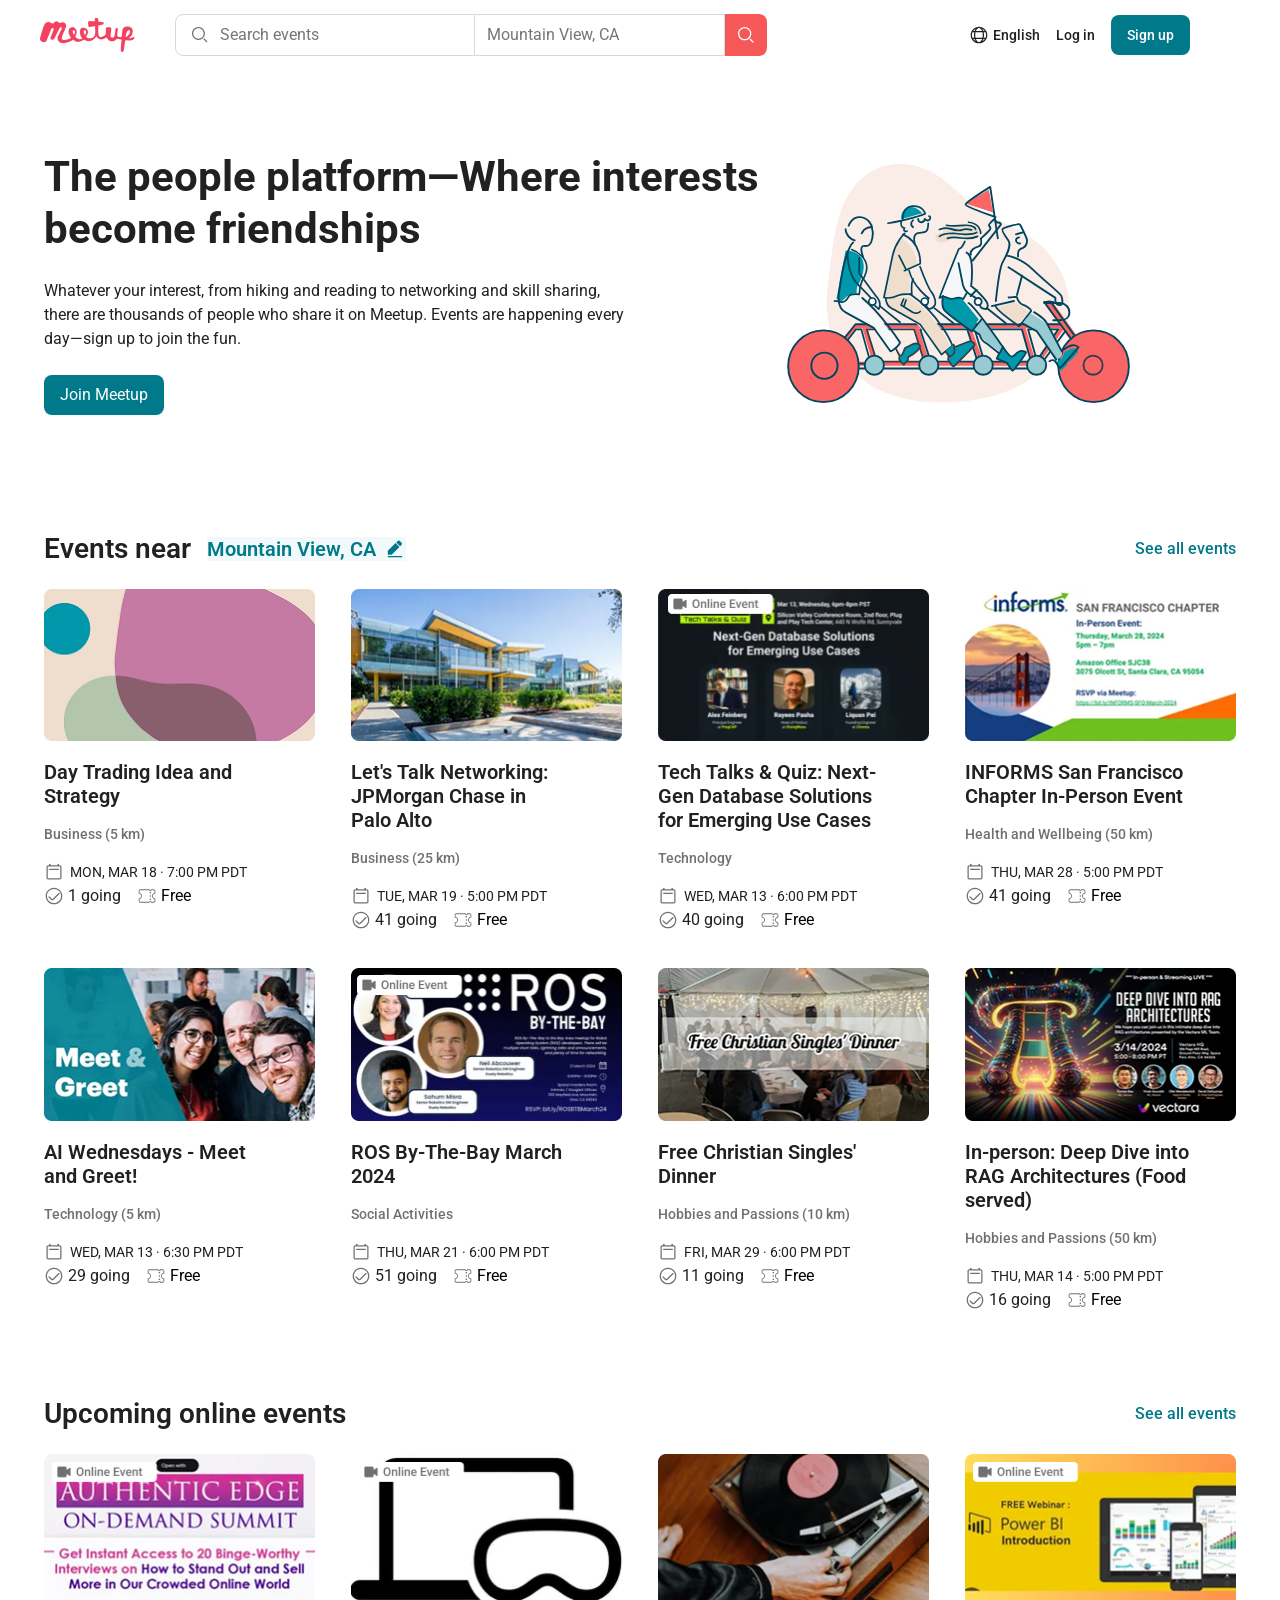
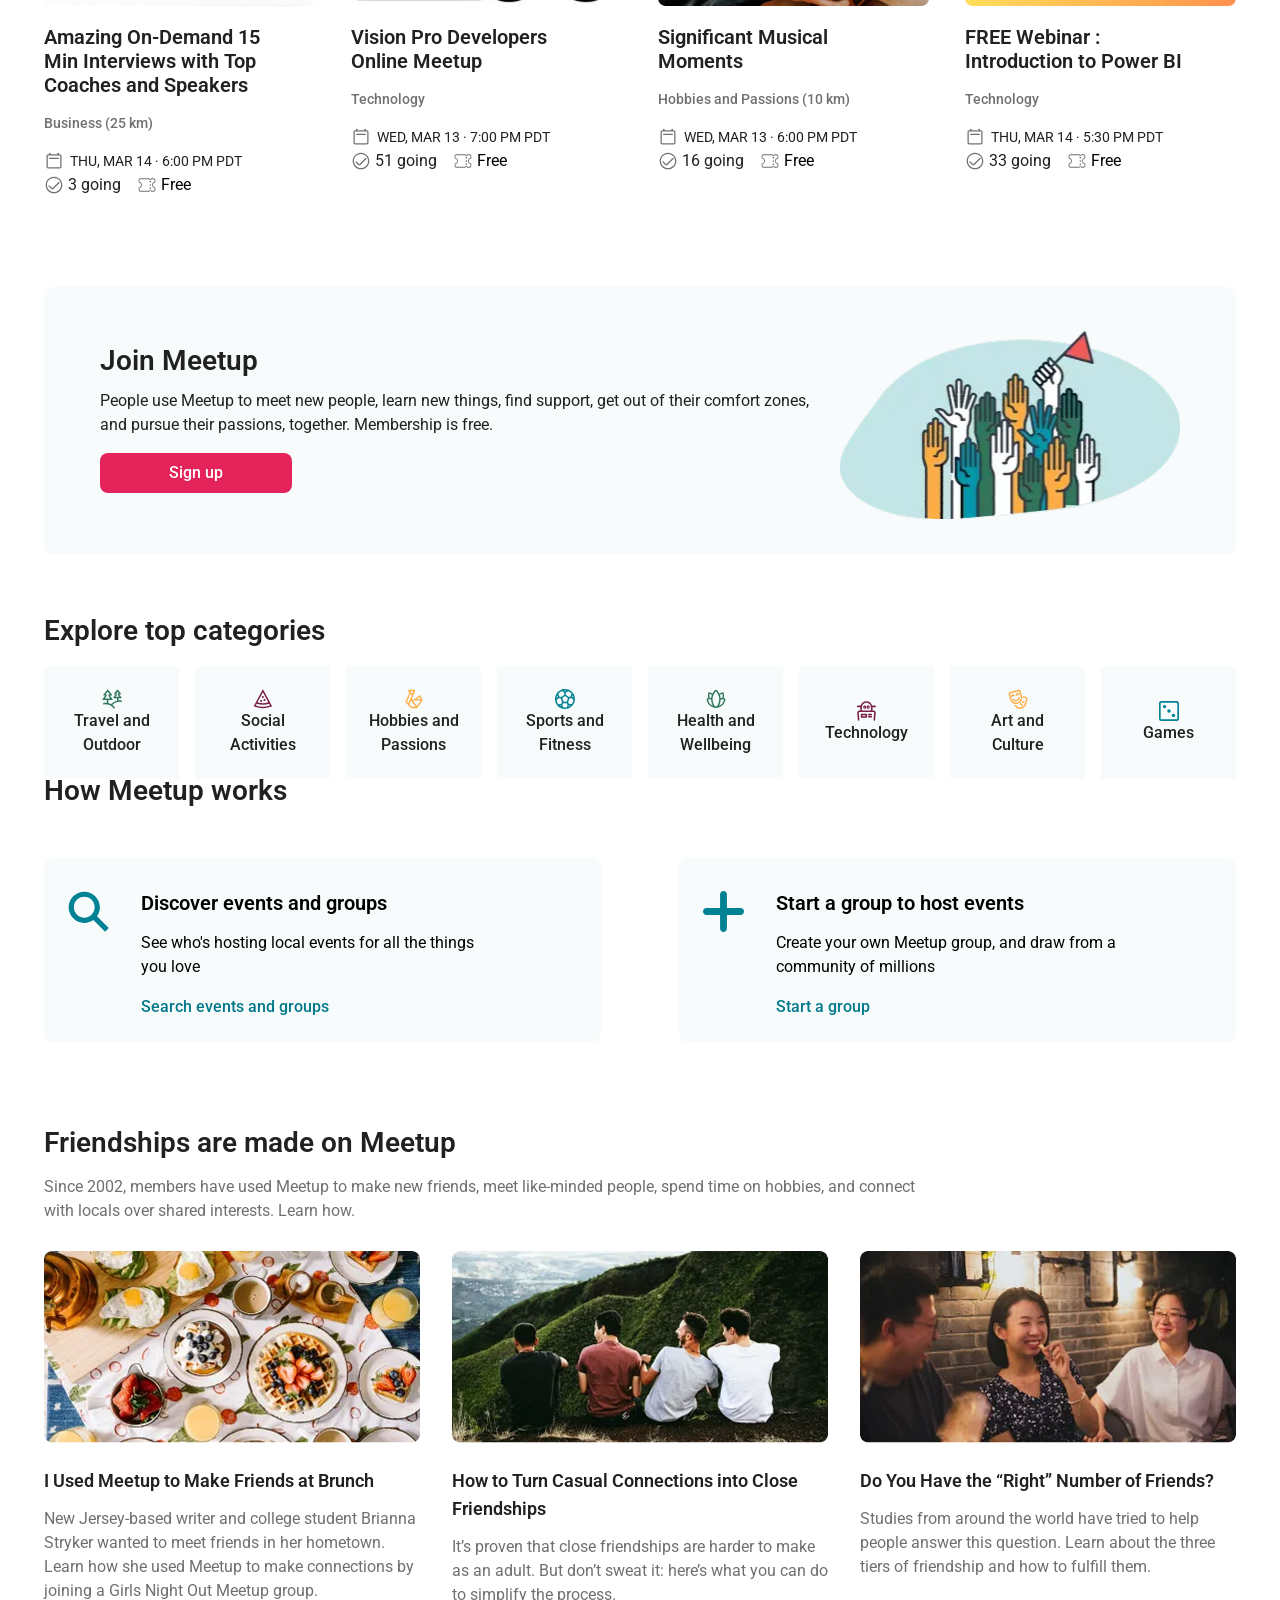
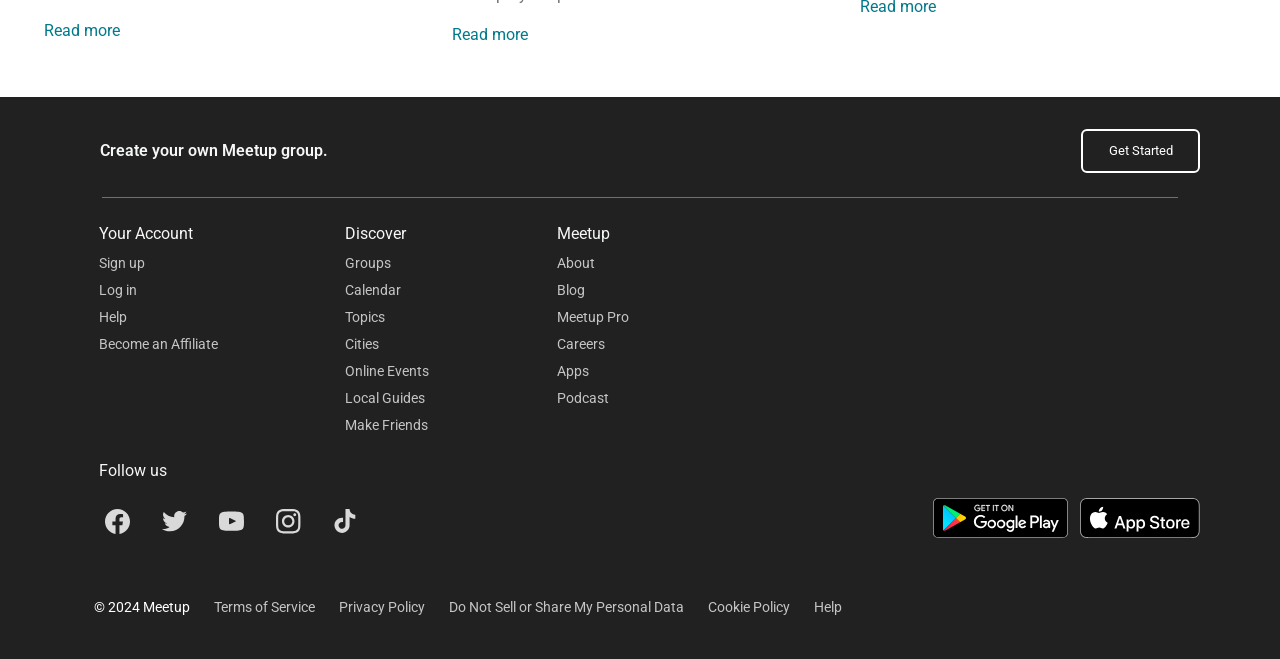
<file: index.html>
<!doctype html>
<html lang="en">
  <head>
    <meta charset="UTF-8" />
    <meta name="viewport" content="width=device-width, initial-scale=1.0" />
    <title>Document</title>
    <link rel="stylesheet" href="./css/style.css" />
    <link rel="stylesheet" href="./css/index.css" />
    <link rel="preconnect" href="https://fonts.googleapis.com" />
    <link rel="preconnect" href="https://fonts.gstatic.com" crossorigin />
    <link
      href="https://fonts.googleapis.com/css2?family=Roboto:ital,wght@0,100..900;1,100..900&display=swap"
      rel="stylesheet"
    />

  


<body>
    <header class="header">
      <div class="header__container-desc">
        <div class="header__left">
          
            <img src="./assets/logos/SVG.png" alt="Meetup" />
         

          <form class="search-form">
            <div class="search-form__field">
              <img
                class="search-form__icon"
                src="./assets/icons/features/search_gray.svg"
                alt=""
              />
              <input type="text" placeholder="Search events" />
            </div>

            <div class="search-form__location">
              <input type="text" placeholder="Mountain View, CA" />
            </div>

            <button class="search-form__button" type="submit">
              <img src="./assets/icons/features/Vector.svg" alt="Search" />
            </button>
          </form>
        </div>

        <div class="header__right">
          <a href="#" class="header__language">
            <img src="./assets/icons/ui/globus.svg" alt="" />
            <span>English</span>
          </a>

          <a href="#" class="login">Log in</a>
          
            <button class="sign" type="submit">Sign up</button>
          </a>
        </div>
      </div>
      <div class="header__container-mob">
        <div class="header__left">
         
            <img src="./assets/logos/SVG.png" alt="Meetup" />
         
          <div class="header__links">
          <a href="#" class="header__language">
            <img src="./assets/icons/ui/globus.svg" alt="" />
            <span>English</span>
          </a>

          <a href="#" class="login">Log in</a>
          
            <button class="sign" type="submit">Sign up</button>
          </a>
          </div>
        </div>
        <div class="header__right">
          <form class="search-form">
            <div class="search-form__field">
              <img
                class="search-form__icon"
                src="./assets/icons/features/search_gray.svg"
                alt=""
              />
              <input type="text" placeholder="Search events" />
            </div>

            <div class="search-form__location">
              <input type="text" placeholder="Mountain View, CA" />
            </div>

            <button class="search-form__button" type="submit">
              <img src="./assets/icons/features/Vector.svg" alt="Search" />
            </button>
          </form>
        </div>
      </div>
    </header>


<div > 
  <ul>
    <li style="font-style: 1em;">

    </li>
  </ul>
</div>

    <main>
      <section class="hero">
        <div class="container hero__container">
          <div class="hero__content">
            <h1 class="title__hero">
              The people platform—Where interests become friendships
            </h1>

            <p class="content__text">
              Whatever your interest, from hiking and reading to networking and
              skill sharing, there are thousands of people who share it on
              Meetup. Events are happening every day—sign up to join the fun.
            </p>
            <a href="./events.html" class="btn__content">
              Join Meetup
            </a>
            <!-- <button class="btn__content">Join Meetup
              <a href="./events.html"></a>
            </button> -->
          </div>

          <div class="hero__image">
            <svg  width="379" height="269" viewBox="0 0 379 269" fill="none" xmlns="http://www.w3.org/2000/svg">
              
             <style>
#bike {
  animation: bike-float 3s ease-in-out infinite;
  transform-origin: center;
}

#flag {
  animation: flag-wave 1.5s ease-in-out infinite;
  transform-origin: left center;
  transform-box: fill-box;
}

@keyframes bike-float {
  0%,100% {
    transform: translateY(0);
  }

  50% {
    transform: translateY(-6px);
  }
}

@keyframes flag-wave {
  0%,100% {
    transform: rotate(-3deg);
  }

  50% {
    transform: rotate(6deg);
  }
}
</style> 
<g id="bike"> 
<mask id="mask0_2_1954" style="mask-type:luminance" maskUnits="userSpaceOnUse" x="0" y="0" width="379" height="269">
<path d="M0 0H378.842V269H0V0Z" fill="white"/>
</mask>
<g mask="url(#mask0_2_1954)">
<g style="mix-blend-mode:multiply" opacity="0.212">
<path fill-rule="evenodd" clip-rule="evenodd" d="M300.165 196.605C292.143 210.184 283.104 219.804 271.933 227.628C263.756 233.357 254.989 237.887 245.69 241.279C236.165 244.751 226.278 247.171 216.199 248.701C201.563 250.923 186.864 251.752 172.038 251.097C155.551 250.37 139.577 247.228 124.376 240.804C118.795 238.444 113.214 235.789 108.389 231.886C104.739 228.933 100.584 226.519 97.2901 223.232C92.4981 218.452 87.9331 213.353 83.8861 207.936C75.7441 197.045 71.0901 184.633 69.4211 171.22C68.5061 163.881 67.5621 156.476 67.6091 149.113C67.6601 141.475 68.8081 133.844 69.6341 126.227C70.3311 119.776 71.1391 113.335 72.1091 106.921C73.5281 97.543 74.5701 88.056 76.7991 78.868C79.6371 67.167 82.5601 55.369 88.8211 44.851C94.8891 34.654 102.702 25.958 113.095 20.099C122.194 14.97 132.206 12.781 142.828 12.931C154.563 13.095 165.2 16.862 175.117 22.542C182.361 26.691 189.004 31.885 195.168 37.616C200.247 42.336 205.262 47.176 210.744 51.394C216.515 55.835 222.282 60.376 228.895 63.627L256.969 77.593C265.138 81.786 272.611 87.047 279.748 92.828C285.603 97.569 290.608 103.085 294.769 109.258C302.592 120.866 308.374 133.271 309.508 147.506C310.183 155.97 310.58 164.366 308.696 172.676C307.779 176.725 306.675 180.763 305.24 184.65C303.493 189.383 301.308 193.951 300.165 196.606V196.605Z" fill="#E6A386"/>
</g>
</g>
<g id="bike">
<path d="M304.349 175.292H96.4616L65.4326 212.674H277.791L304.349 175.292Z" stroke="#FA6666" stroke-width="3.934" stroke-linejoin="round"/>
<path d="M104.748 175.292L115.837 211.664M157.169 175.292L169.266 214.695M209.589 175.292L223.702 214.695M264.026 175.292L275.115 212.674" stroke="#FA6666" stroke-width="3.934" stroke-linecap="round" stroke-linejoin="round"/>
<path d="M290.235 153.065L334.591 214.695" stroke="#FA6666" stroke-width="7.868" stroke-linecap="round" stroke-linejoin="round"/>
<path d="M294.248 169.23H300.548C305.987 169.23 310.397 166.655 310.397 161.391C310.397 156.127 305.987 152.054 300.548 152.054H285.195" stroke="#00455D" stroke-width="1.868" stroke-linecap="round" stroke-linejoin="round"/>
<path d="M294.074 151.044H291.758H285.195L330.174 212.544C330.174 212.544 332.298 217.076 334.614 215.287C336.93 213.498 334.807 210.816 331.911 207.367C329.015 203.918 292.11 151.444 292.11 151.444" stroke="#00455D" stroke-width="1.868" stroke-linecap="round" stroke-linejoin="round"/>
<path d="M306.366 180.036L278.846 217.47H66.2306C62.0436 216.894 63.7676 214.281 63.7676 214.281L96.5296 173.271H301.546" stroke="#00455D" stroke-width="1.868" stroke-linecap="round" stroke-linejoin="round"/>
<path d="M299.308 178.323H269.065L277.868 209.643L299.308 178.323ZM215.637 178.323L225.37 210.654H272.09L262.843 178.323H215.637ZM161.2 178.323L171.625 210.397L218.661 210.654L208.236 178.323H161.2Z" stroke="#00455D" stroke-width="1.868" stroke-linejoin="round"/>
<path d="M107.772 178.323L117.884 210.654H165.233L155.122 178.323H107.772Z" stroke="#353E48" stroke-width="1.868" stroke-linejoin="round"/>
<path d="M70.4727 212.674L97.0467 178.323H102.304L111.805 212.674H70.4727Z" stroke="#00455D" stroke-width="1.705" stroke-linejoin="round"/>
<path fill-rule="evenodd" clip-rule="evenodd" d="M99.7076 215.2C99.7076 235.009 83.9106 251.067 64.4246 251.067C44.9386 251.067 29.1416 235.009 29.1416 215.2C29.1416 195.391 44.9386 179.333 64.4246 179.333C83.9106 179.333 99.7076 195.391 99.7076 215.2ZM369.875 215.2C369.875 235.009 354.078 251.067 334.592 251.067C315.106 251.067 299.309 235.009 299.309 215.2C299.309 195.391 315.106 179.333 334.592 179.333C354.078 179.333 369.875 195.391 369.875 215.2Z" fill="#FA6666" stroke="#00455D" stroke-width="1.868" stroke-linejoin="round"/>
<path d="M78.5372 214.695C78.5372 221.949 72.6701 227.829 65.4321 227.829C58.1941 227.829 52.3271 221.949 52.3271 214.695C52.3271 207.441 58.1951 201.561 65.4321 201.561C72.6691 201.561 78.5372 207.441 78.5372 214.695Z" stroke="#00455D" stroke-width="1.868" stroke-linejoin="round"/>
<path d="M124.91 214.19C124.912 216.732 123.905 219.172 122.109 220.972C120.313 222.771 117.876 223.784 115.333 223.788C112.788 223.788 110.347 222.777 108.547 220.977C106.747 219.177 105.735 216.735 105.735 214.19C105.735 211.644 106.747 209.203 108.547 207.403C110.347 205.603 112.788 204.592 115.333 204.592C117.876 204.595 120.313 205.608 122.109 207.408C123.905 209.208 124.912 211.647 124.91 214.19Z" fill="#97CAD1"/>
<path d="M124.91 214.19C124.912 216.732 123.905 219.172 122.109 220.972C120.313 222.771 117.876 223.784 115.333 223.788C112.788 223.788 110.347 222.777 108.547 220.977C106.747 219.177 105.735 216.735 105.735 214.19C105.735 211.644 106.747 209.203 108.547 207.403C110.347 205.603 112.788 204.592 115.333 204.592C117.876 204.595 120.313 205.608 122.109 207.408C123.905 209.208 124.912 211.647 124.91 214.19V214.19Z" stroke="#00455D" stroke-width="1.868" stroke-linejoin="round"/>
<path d="M179.347 214.19C179.349 216.732 178.341 219.172 176.545 220.972C174.75 222.771 172.312 223.784 169.77 223.788C167.224 223.788 164.783 222.777 162.983 220.977C161.183 219.177 160.172 216.735 160.172 214.19C160.172 211.644 161.183 209.203 162.983 207.403C164.783 205.603 167.224 204.592 169.77 204.592C172.312 204.595 174.75 205.608 176.545 207.408C178.341 209.208 179.349 211.647 179.347 214.19Z" fill="#97CAD1"/>
<path d="M179.347 214.19C179.349 216.732 178.341 219.172 176.545 220.972C174.75 222.771 172.312 223.784 169.77 223.788C167.224 223.788 164.783 222.777 162.983 220.977C161.183 219.177 160.172 216.735 160.172 214.19C160.172 211.644 161.183 209.203 162.983 207.403C164.783 205.603 167.224 204.592 169.77 204.592C172.312 204.595 174.75 205.608 176.545 207.408C178.341 209.208 179.349 211.647 179.347 214.19V214.19Z" stroke="#00455D" stroke-width="1.868" stroke-linejoin="round"/>
<path d="M233.783 214.19C233.785 216.732 232.777 219.172 230.981 220.972C229.186 222.771 226.748 223.784 224.206 223.788C218.917 223.788 214.63 219.491 214.63 214.19C214.63 208.889 218.917 204.592 224.206 204.592C226.748 204.595 229.186 205.608 230.981 207.408C232.777 209.208 233.785 211.647 233.783 214.19Z" fill="#97CAD1"/>
<path d="M233.783 214.19C233.785 216.732 232.777 219.172 230.981 220.972C229.186 222.771 226.748 223.784 224.206 223.788C218.917 223.788 214.63 219.491 214.63 214.19C214.63 208.889 218.917 204.592 224.206 204.592C226.748 204.595 229.186 205.608 230.981 207.408C232.777 209.208 233.785 211.647 233.783 214.19V214.19Z" stroke="#00455D" stroke-width="1.868" stroke-linejoin="round"/>
<path d="M287.212 214.19C287.214 216.732 286.207 219.172 284.411 220.972C282.615 222.771 280.178 223.784 277.635 223.788C275.09 223.788 272.648 222.777 270.848 220.977C269.048 219.177 268.037 216.735 268.037 214.19C268.037 211.644 269.048 209.203 270.848 207.403C272.648 205.603 275.09 204.592 277.635 204.592C280.178 204.595 282.615 205.608 284.411 207.408C286.207 209.208 287.214 211.647 287.212 214.19Z" fill="#97CAD1"/>
<path d="M287.212 214.19C287.214 216.732 286.207 219.172 284.411 220.972C282.615 222.771 280.178 223.784 277.635 223.788C275.09 223.788 272.648 222.777 270.848 220.977C269.048 219.177 268.037 216.735 268.037 214.19C268.037 211.644 269.048 209.203 270.848 207.403C272.648 205.603 275.09 204.592 277.635 204.592C280.178 204.595 282.615 205.608 284.411 207.408C286.207 209.208 287.214 211.647 287.212 214.19V214.19Z" stroke="#00455D" stroke-width="1.868" stroke-linejoin="round"/>
<path d="M343.665 214.19C343.667 216.732 342.66 219.172 340.864 220.972C339.068 222.771 336.631 223.784 334.088 223.788C331.543 223.788 329.101 222.777 327.301 220.977C325.501 219.177 324.49 216.735 324.49 214.19C324.49 211.644 325.501 209.203 327.301 207.403C329.101 205.603 331.543 204.592 334.088 204.592C336.631 204.595 339.068 205.608 340.864 207.408C342.66 209.208 343.667 211.647 343.665 214.19V214.19Z" stroke="#353E48" stroke-width="1.868" stroke-linejoin="round"/>
<path fill-rule="evenodd" clip-rule="evenodd" d="M86.6393 99.5176L77.5303 147.587C77.5303 147.587 81.5783 151.086 83.3133 149.717C85.0483 148.348 90.1093 142.415 95.7473 142.567L97.7713 142.719C97.7713 142.719 96.8873 136.635 99.6423 132.68C102.397 128.725 114.833 101.039 86.6393 99.5176Z" fill="#0098AB"/>
<path fill-rule="evenodd" clip-rule="evenodd" d="M102.728 169.372C115.912 177.413 114.863 174.742 116.511 178.411C118.159 182.08 132.092 200.551 132.092 200.551L140.032 193.373C140.032 193.373 120.256 161.896 97.4847 144.403C97.4847 144.403 91.7917 142.759 89.6937 145.898C87.5957 149.037 83.8507 152.178 80.5547 151.43C80.5547 151.43 81.0047 158.757 102.728 169.372Z" fill="#F6F7F8"/>
<path fill-rule="evenodd" clip-rule="evenodd" d="M125.918 148.014C125.918 148.014 134.132 144.639 139.509 144.946C144.886 145.253 149.067 144.178 149.067 144.178C149.067 144.178 152.95 123.766 148.32 119.93L158.177 114.251C158.177 114.251 157.132 93.9936 142.048 87.3936C142.048 87.3936 134.431 89.8496 129.204 123.613L125.918 148.014ZM126.926 149.695C126.926 149.695 127.078 154.468 129.671 156.777C132.264 159.086 156.647 171.711 156.647 171.711C156.647 171.711 171.768 187.724 174.972 192.805C178.176 197.886 182.445 203.582 182.445 203.582L191.444 195.68C191.444 195.68 178.174 163.09 149.652 146C149.652 146 139.585 145.846 134.857 147.077C130.129 148.308 126.926 149.695 126.926 149.695Z" fill="#EFDECC"/>
<path fill-rule="evenodd" clip-rule="evenodd" d="M184.186 146.68C184.186 146.68 182.37 153.625 184.186 156.941C186.002 160.257 212.562 180.344 212.562 180.344L219.67 168.252L203.023 147.775C203.023 147.775 199.282 145.389 197.411 146.68C195.54 147.971 190.151 147.159 189.011 146.297C187.871 145.435 184.186 146.68 184.186 146.68Z" fill="#0098AB"/>
<path fill-rule="evenodd" clip-rule="evenodd" d="M201.758 97.4971C201.758 97.4971 211.04 103.264 211.306 118.261C211.572 133.258 212.917 135.95 212.917 135.95L215.638 139.656L211.306 144.024L206.183 141.525L204.644 149.023C204.644 149.023 202.142 145.615 198.487 145.781C194.832 145.947 192.522 147.538 188.289 145.781C184.056 144.024 181.363 144.863 181.363 144.863L201.758 97.4971Z" fill="#F6F7F8"/>
<path fill-rule="evenodd" clip-rule="evenodd" d="M224.903 85.373L221.383 88.394C221.383 88.394 222.77 91.307 221.49 93.142C220.356 94.767 219.25 97.214 217.117 97.498C214.984 97.782 213.384 99.509 212.744 101.882C212.104 104.255 214.024 107.601 214.024 107.601L228.743 87.748L224.903 85.373Z" fill="white"/>
<path fill-rule="evenodd" clip-rule="evenodd" d="M220.602 83.37C220.602 83.37 218.491 91.746 199.369 87.725C196.437 86.724 188.225 89.631 186.348 90.749C184.471 91.867 177.667 92.08 176.494 87.725C175.321 83.37 180.504 82.363 181.607 82.363C182.71 82.363 186.23 79.68 183.767 76.772C182.36 75.43 188.108 73.865 193.621 74.983C199.134 76.101 207.346 73.326 212.86 74.602C218.374 75.878 221.188 81.021 220.602 83.37Z" fill="#EFDECC"/>
<path fill-rule="evenodd" clip-rule="evenodd" d="M229.704 38.8984L206.565 52.3484L233.783 61.1254L229.704 38.8984Z" fill="#FA6666"/>
<path
  id="flag"
  fill-rule="evenodd"
  clip-rule="evenodd"
  d="M229.704 38.8984L206.565 52.3484L233.783 61.1254L229.704 38.8984Z"
  fill="#FA6666"
/>
<path fill-rule="evenodd" clip-rule="evenodd" d="M237.816 156.733C237.816 156.733 253.03 170.416 258.752 173.272L270.074 161.088L256.455 151.045L237.816 156.733Z" fill="#EFDECC"/>
<path fill-rule="evenodd" clip-rule="evenodd" d="M142.08 68.1972C142.08 68.1972 141.165 58.9672 149.034 56.5242C156.903 54.0812 163.217 62.3612 163.217 62.3612L142.08 68.1972ZM297.293 211.672L301.728 219.747C301.728 219.747 308.18 214.595 308.314 212.646C308.448 210.697 310.465 209.862 311.002 209.862C311.539 209.862 319.471 200.396 319.471 200.396C319.471 200.396 316.782 196.915 313.69 197.611C310.598 198.307 305.626 201.091 305.626 201.091C305.626 201.091 304.013 208.1 300.518 208.632L297.293 211.672Z" fill="#0098AB"/>
<path d="M227.735 157.106L246.888 172.261" stroke="#00455D" stroke-width="1.868" stroke-linecap="round" stroke-linejoin="round"/>
<path d="M205.861 90.4238C205.861 90.4238 202.78 97.6488 199.87 97.8268C197.473 102.88 180.355 147.007 180.355 147.007C180.355 147.007 184.292 144.884 186.86 146.132C189.428 147.38 191.653 148.763 195.077 147.536C198.501 146.309 202.608 146.865 204.321 148.013L207.573 142.21" stroke="#00455D" stroke-width="1.705" stroke-linecap="round" stroke-linejoin="round"/>
<path d="M199.509 112.103L203.907 133.923C204.824 136.993 207.389 141.558 212.337 144.061C217.285 146.564 221.133 151.548 221.133 154.382C221.133 157.216 226.998 158.116 226.998 158.116C226.998 158.116 232.129 155.017 224.798 147.088C217.467 139.159 212.154 135.109 212.154 135.109C212.154 135.109 216.003 105.063 207.573 101.538M213.655 109.621L241.848 73.6773C241.848 73.6773 242.029 70.9583 238.21 71.5223L235.117 68.1973C235.117 68.1973 229.489 73.2253 229.939 74.4233C230.389 75.6213 232.753 76.6793 230.57 79.1553C228.387 81.6313 221.839 87.6413 221.839 87.6413C221.839 87.6413 223.476 94.5353 219.839 95.4193C216.202 96.3033 210.38 99.4543 211.835 103.611" stroke="#00455D" stroke-width="1.868" stroke-linecap="round" stroke-linejoin="round"/>
<path d="M221.686 82.3425C221.686 82.3425 221.686 72.1695 209.589 71.2285M216.646 78.3015C216.646 78.3015 215.933 73.4645 204.881 74.3745C193.829 75.2845 191.511 74.9495 187.411 74.2605M212.613 78.8655C212.613 78.8655 206.685 77.3465 203.372 78.7675C201.279 80.0115 194.479 78.8985 190.643 77.6805C186.807 76.4625 180.355 78.4965 180.355 78.4965M217.654 81.3315C217.654 81.3315 213.794 85.0815 194.144 82.2485C184.674 82.2485 180.355 85.3725 180.355 85.3725M218.662 85.3735C218.662 85.3735 211.495 88.4765 202.23 86.9915C192.965 85.5065 188.419 87.3935 188.419 87.3935" stroke="#00455D" stroke-width="1.705" stroke-linecap="round" stroke-linejoin="round"/>
<path d="M243.636 195.499C243.636 195.499 250.62 205.965 252.948 205.7C255.276 205.435 259.027 199.606 262.002 199.871C264.977 200.136 266.787 200.558 267.046 201.34C267.305 202.122 254.63 220.008 253.594 219.744C252.558 219.48 248.421 212.192 248.421 212.192L237.816 207.622L240.144 202.256" fill="#0098AB"/>
<path d="M243.636 195.499C243.636 195.499 250.62 205.965 252.948 205.7C255.276 205.435 259.027 199.606 262.002 199.871C264.977 200.136 266.787 200.558 267.046 201.34C267.305 202.122 254.63 220.008 253.594 219.744C252.558 219.48 248.421 212.192 248.421 212.192L237.816 207.622L240.144 202.256" stroke="#00455D" stroke-width="1.868" stroke-linecap="round" stroke-linejoin="round"/>
<path d="M222.694 150.539C222.694 152.492 221.115 154.075 219.166 154.075C217.217 154.075 215.638 152.492 215.638 150.539C215.638 148.586 217.217 147.003 219.166 147.003C221.115 147.003 222.694 148.586 222.694 150.539Z" fill="white"/>
<path d="M222.695 150.539C222.695 152.492 221.116 154.075 219.167 154.075C217.218 154.075 215.639 152.492 215.639 150.539C215.639 148.586 217.218 147.003 219.167 147.003C221.116 147.003 222.695 148.586 222.695 150.539Z" stroke="#00455D" stroke-width="1.868" stroke-linejoin="bevel"/>
<path d="M238.824 87.3942L231.224 35.8672C231.224 35.8672 206.565 51.3372 206.565 53.4382C206.565 55.5392 236.641 66.0412 236.641 66.0412M211.605 144.982L217.654 138.92" stroke="#00455D" stroke-width="1.868" stroke-linecap="round" stroke-linejoin="round"/>
<path d="M145.631 82.3418C145.631 82.3418 136.636 90.9098 133.584 104.676L124.91 146.469C124.91 146.469 130.853 148.525 139.046 144.567C143.543 142.666 152.859 143.458 152.859 143.458C152.859 143.458 151.896 132.058 154.144 128.1" stroke="#00455D" stroke-width="1.705" stroke-linecap="round" stroke-linejoin="round"/>
<path d="M145.393 119.724L161.149 112.751C161.149 112.751 163.035 91.9886 144.064 83.3516M140.031 104.569L147.088 118.714M161.076 115.683C161.076 115.683 169.015 136.816 172.55 141.142C176.085 145.468 177.315 152.419 175.47 154.735C173.625 157.051 171.936 159.303 169.323 157.406C166.71 155.509 168.247 154.837 167.018 153.782C165.789 152.727 169.784 147.226 169.784 147.226C169.784 147.226 154.262 136.041 150.112 119.59" stroke="#00455D" stroke-width="1.705" stroke-linecap="round" stroke-linejoin="round"/>
<path d="M169.266 150.539C169.266 152.492 167.686 154.075 165.738 154.075C163.79 154.075 162.209 152.492 162.209 150.539C162.209 148.586 163.789 147.003 165.738 147.003C167.687 147.003 169.266 148.586 169.266 150.539Z" fill="white"/>
<path d="M169.265 150.539C169.265 152.492 167.685 154.075 165.737 154.075C163.789 154.075 162.208 152.492 162.208 150.539C162.208 148.586 163.788 147.003 165.737 147.003C167.686 147.003 169.265 148.586 169.265 150.539Z" stroke="#00455D" stroke-width="1.705" stroke-linejoin="bevel"/>
<path d="M156.028 93.4554C156.028 93.4554 152.735 83.3564 158.916 82.0974C165.097 80.8384 169.121 83.3764 169.265 72.2384M128.941 72.2394C128.941 72.2394 143.697 69.9854 154.354 66.6714C165.011 63.3574 166.24 62.6744 166.24 62.6744C166.24 62.6744 163.824 54.0664 153.351 55.1594C142.878 56.2524 143.806 67.8664 143.806 67.8664" stroke="#00455D" stroke-width="1.705" stroke-linecap="round" stroke-linejoin="bevel"/>
<path d="M142.214 70.218C142.214 70.218 140.927 76.081 145.503 77.113C145.503 77.113 143.111 80.994 148.096 80.218M154.144 69.208C154.144 69.208 149.608 72.984 154.144 76.28" stroke="#00455D" stroke-width="1.705" stroke-linecap="round" stroke-linejoin="round"/>
<path d="M159.185 67.999C159.185 67.999 159.045 71.571 162.401 71.201C165.757 70.831 165.757 67.999 165.757 67.999C165.757 67.999 167.994 70.339 170.091 68.985C172.188 67.631 171.07 65.536 170.091 65.167" stroke="#00455D" stroke-width="1.868" stroke-linecap="round" stroke-linejoin="round"/>
<path d="M126.933 147.271C126.933 147.271 126.518 154.134 132.061 157.054C137.604 159.974 161.166 173.381 161.166 173.381L182.511 203.582L193.46 194.55C193.46 194.55 181.263 163.632 150.995 142.963M175.314 157.107L194.468 172.262" stroke="#00455D" stroke-width="1.705" stroke-linecap="round" stroke-linejoin="round"/>
<path d="M186.403 200.328L189.91 205.127C189.91 205.127 188.752 207.858 189.138 208.769C189.524 209.68 193.783 216.311 194.614 215.66C195.445 215.009 214.995 195.634 215.581 193.943C216.167 192.252 212.102 189.581 209.179 190.722L195.701 196.024L194.614 193.608" fill="#0098AB"/>
<path d="M186.403 200.327L189.91 205.126C189.91 205.126 188.752 207.857 189.138 208.768C189.524 209.679 193.783 216.31 194.614 215.659C195.445 215.008 214.995 195.633 215.581 193.942C216.167 192.251 212.102 189.58 209.179 190.721L195.701 196.023L194.614 193.607" stroke="#353E48" stroke-width="1.705" stroke-linecap="round" stroke-linejoin="round"/>
<path d="M195.045 196.509C195.045 196.509 197.792 204.303 189.428 205.602" stroke="#353E48" stroke-width="1.705" stroke-linecap="round" stroke-linejoin="round"/>
<path d="M144.662 148.013L142.047 154.068L153.586 161.181C156.036 162.557 159.857 162.635 161.201 160.399" stroke="#00455D" stroke-width="1.705" stroke-linecap="round" stroke-linejoin="round"/>
<path d="M147.088 149.022L145.072 155.084" stroke="#00455D" stroke-width="1.705" stroke-linecap="round" stroke-linejoin="round"/>
<path d="M94.1025 91.4346C94.1025 91.4346 85.8086 96.9866 79.9656 141.972C79.0236 148.29 79.0236 157.287 87.0346 161.69L114.651 176.813L131.615 200.55C131.615 200.55 139.344 195.765 141.04 191.553C141.04 191.553 122.756 163.03 103.341 146.949" stroke="#00455D" stroke-width="1.868" stroke-linecap="round" stroke-linejoin="bevel"/>
<path d="M92.6967 98.5068C92.6967 98.5068 115.165 106.653 105.242 126.164C105.242 126.164 100.612 131.744 100.235 143.435C100.235 143.435 91.3827 142.5 89.6877 145.618C87.9927 148.736 84.9117 151.697 81.6767 150.918C78.4417 150.139 76.4377 149.203 75.5137 150.139" stroke="#00455D" stroke-width="1.705" stroke-linecap="round" stroke-linejoin="bevel"/>
<path d="M88.6592 101.538C88.6592 101.538 87.3792 121.936 99.2872 133.932C111.195 145.928 116.404 151.925 116.404 151.925L114.358 153.473L119.753 158.116C119.753 158.116 122.916 152.506 118.637 147.088C114.358 141.67 100.265 122.13 100.265 122.13V106.846" stroke="#00455D" stroke-width="1.705" stroke-linecap="round" stroke-linejoin="round"/>
<path d="M89.6265 74.7053C89.6265 74.7053 92.3625 65.8633 101.064 66.1853C109.765 66.5073 113.027 75.0273 113.027 76.7953C113.027 78.5633 113.959 79.8503 113.803 82.9043C113.647 85.9583 112.79 96.0863 105.994 94.9603C99.1975 93.8343 103.996 105.579 103.996 105.579M86.6025 78.3003C86.6025 78.3003 86.7695 86.4403 95.6755 89.4143M111.805 76.2963C111.805 76.2963 105.547 75.6603 102.732 82.3424" stroke="#00455D" stroke-width="1.868" stroke-linecap="round" stroke-linejoin="bevel"/>
<path d="M116.845 150.539C116.845 152.492 115.266 154.075 113.317 154.075C111.368 154.075 109.789 152.492 109.789 150.539C109.789 148.586 111.369 147.003 113.317 147.003C115.265 147.003 116.845 148.586 116.845 150.539Z" fill="white"/>
<path d="M116.845 150.539C116.845 152.492 115.266 154.075 113.317 154.075C111.368 154.075 109.789 152.492 109.789 150.539C109.789 148.586 111.369 147.003 113.317 147.003C115.265 147.003 116.845 148.586 116.845 150.539Z" stroke="#00455D" stroke-width="1.705" stroke-linejoin="bevel"/>
<path d="M120.878 155.085L141.039 171.251" stroke="#00455D" stroke-width="1.705" stroke-linecap="round" stroke-linejoin="bevel"/>
<path d="M137.007 197.872L140.677 205.33C140.677 205.33 139.418 208.43 141.324 210.182C142.507 211.276 143.618 212.446 144.648 213.685L148.903 209.103C148.903 209.103 149.055 206.226 149.759 205.778C150.463 205.33 158.467 201.693 161.201 195.36C161.201 195.36 159.822 189.431 151.03 194.551C147.343 196.303 145.783 197.246 145.783 197.246C145.783 197.246 143.797 203.444 142.237 204.387" fill="#0098AB"/>
<path d="M137.007 197.872L140.677 205.33C140.677 205.33 139.418 208.43 141.324 210.182C142.507 211.276 143.618 212.446 144.648 213.685L148.903 209.103C148.903 209.103 149.055 206.226 149.759 205.778C150.463 205.33 158.467 201.693 161.201 195.36C161.201 195.36 159.822 189.431 151.03 194.551C147.343 196.303 145.783 197.246 145.783 197.246C145.783 197.246 143.797 203.444 142.237 204.387" stroke="#353E48" stroke-width="1.705" stroke-linecap="round" stroke-linejoin="round"/>
<path d="M303.293 200.55C303.293 200.55 304.183 206.275 298.301 206.612" stroke="#353E48" stroke-width="1.705" stroke-linecap="round" stroke-linejoin="round"/>
<path d="M236.808 150.034C236.808 150.034 240.366 117.398 243.444 111.652C246.522 105.906 253.189 94.77 249.38 89.463C245.571 84.156 242.143 79.221 243.666 77.839C245.189 76.457 259.856 72.03 260.999 73.57C262.142 75.11 268.048 87.566 268.048 89.229C268.048 90.892 268.619 96.195 261.38 97.97C258.523 99.36 259.095 105.519 259.095 105.519M247.896 104.569C247.896 104.569 260.799 106.085 273.894 118.556C286.989 131.027 301.625 142.732 302.395 145.059C303.165 147.386 305.283 156.28 298.736 153.565C295.654 151.82 296.425 146.852 296.425 146.852L249.438 116.209" stroke="#00455D" stroke-width="1.868" stroke-linecap="round" stroke-linejoin="round"/>
<path d="M263.017 124.776L257.976 143.972M249.554 146.464C249.554 146.464 258.246 145.403 258.053 146.464C257.86 147.525 260.918 152.928 263.542 153.674C266.166 154.42 273.119 158.441 271.96 160.165C270.801 161.889 260.178 175.292 260.178 175.292C260.178 175.292 238.545 159.946 236.807 155.747M232.774 155.085L254.952 150.034M256.968 83.3521L264.025 81.3311M259.981 86.3831C259.981 86.3831 256.816 87.1091 256.974 89.2941C257.132 91.4791 259.489 92.4451 261.001 92.4451" stroke="#00455D" stroke-width="1.868" stroke-linecap="round" stroke-linejoin="round"/>
<path fill-rule="evenodd" clip-rule="evenodd" d="M213.622 178.788L219.685 182.512C219.685 182.512 223.265 187.556 227.736 191.039C232.207 194.522 240.447 200.55 240.447 200.55L243.864 194.418L222.419 168.22L213.622 178.788ZM264.026 171.393L277.36 179.735L296.682 208.633C296.682 208.633 304.985 207.118 302.936 201.676C300.78 195.952 286.506 171.393 286.506 171.393L271.651 162.158L264.026 171.393Z" fill="#97CAD1"/>
<path d="M290.54 210.324C290.54 210.324 294.156 208.01 296.25 210.324C298.344 212.638 299.866 217.845 301.579 216.495C303.292 215.145 319.471 196.439 319.471 196.439C319.471 196.439 317.377 193.756 313.57 194.229C309.763 194.702 302.515 199.928 302.515 199.928L287.875 172.12C285.781 167.857 275.115 161.147 275.115 161.147M263.018 172.261L277.606 180.063L297.293 208.633M214.951 179.845C214.951 179.845 218.772 182.832 220.454 183.481C220.454 183.481 222.74 189.844 226.124 191.533C228.862 193.299 240.372 202.571 240.372 202.571L243.864 195.948C243.864 195.948 216.185 156.21 209.589 152.054M184.055 144.982C184.055 144.982 181.691 155.069 185.804 159.641C189.917 164.213 212.669 180.344 212.669 180.344L222.694 168.278" stroke="#00455D" stroke-width="1.868" stroke-linecap="round" stroke-linejoin="round"/>
</g>

</g>
</svg>

          </div>
        </div>
      </section>

      <section class="events-near">
        <div class="container">
          <div class="events-near__top">
            <div class="events-near__left">
              <h2 class="title events-near__title">Events near</h2>
              <button class="location-btn">
                <span class="location-btn__text">Mountain View, CA</span>
                <img
                  src="./assets/icons/features/pencil-icon.svg"
                  alt=""
                  class="location-btn__icon"
                />
              </button>
              <!-- <a href="#" class="events-near__location">Mountain View, CA</a> -->
            </div>
            <a href="#" class="events-near__link">See all events</a>
          </div>
          <div class="events-near__list">
            <article class="event-card">
              <img
                src="./assets/images/Day_Trading.png"
                alt="Day Trading Idea and Strategy"
                class="event-card__image"
              />
              <h3 class="event-card__title">
                Day Trading Idea and <br />Strategy
              </h3>
              <p class="event-card__category">Business (5 km)</p>
              <div class="events-card__date">
                <img
                  src="./assets/icons/events/calendar.svg"
                  alt=""
                  class="event-card__icon"
                />
                <span>Mon, Mar 18 · 7:00 PM PDT</span>
              </div>
              <div class="event-card__info">
                <div class="event-card__attendies">
                  <img
                    src="./assets/icons/events/attendees.svg"
                    alt=""
                    class="event-card__icon"
                  />
                  <span>1 going</span>
                </div>
                <div class="event-card__price">
                  <img
                    src="./assets/icons/events/price.svg"
                    alt=""
                    class="event-card__icon"
                  />
                  <span>Free</span>
                </div>
              </div>
            </article>
            <article class="event-card">
              <img
                src="./assets/images/Networking.png"
                alt="Day Trading Idea and Strategy"
                class="event-card__image"
              />
              <h3 class="event-card__title">
                Let's Talk Networking: <br />
                JPMorgan Chase in <br />
                Palo Alto
              </h3>
              <p class="event-card__category">Business (25 km)</p>
              <div class="events-card__date">
                <img
                  src="./assets/icons/events/calendar.svg"
                  alt=""
                  class="event-card__icon"
                />
                <span>Tue, Mar 19 · 5:00 PM PDT</span>
              </div>
              <div class="event-card__info">
                <div class="event-card__attendies">
                  <img
                    src="./assets/icons/events/attendees.svg"
                    alt=""
                    class="event-card__icon"
                  />
                  <span>41 going</span>
                </div>
                <div class="event-card__price">
                  <img
                    src="./assets/icons/events/price.svg"
                    alt=""
                    class="event-card__icon"
                  />
                  <span>Free</span>
                </div>
              </div>
            </article>

            <article class="event-card">
              <img
                src="./assets/images/Tech_Talks.png"
                alt="Day Trading Idea and Strategy"
                class="event-card__image"
              />
              <h3 class="event-card__title">
                Tech Talks & Quiz: Next- <br />Gen Database Solutions <br />for
                Emerging Use Cases
              </h3>
              <p class="event-card__category">Technology</p>
              <div class="events-card__date">
                <img
                  src="./assets/icons/events/calendar.svg"
                  alt=""
                  class="event-card__icon"
                />
                <span>Wed, Mar 13 · 6:00 PM PDT</span>
              </div>
              <div class="event-card__info">
                <div class="event-card__attendies">
                  <img
                    src="./assets/icons/events/attendees.svg"
                    alt=""
                    class="event-card__icon"
                  />
                  <span>40 going</span>
                </div>
                <div class="event-card__price">
                  <img
                    src="./assets/icons/events/price.svg"
                    alt=""
                    class="event-card__icon"
                  />
                  <span>Free</span>
                </div>
              </div>
            </article>

            <article class="event-card">
              <img
                src="./assets/images/Informs.png"
                alt="Day Trading Idea and Strategy"
                class="event-card__image"
              />
              <h3 class="event-card__title">
                INFORMS San Francisco <br />
                Chapter In-Person Event
              </h3>
              <p class="event-card__category">Health and Wellbeing (50 km)</p>
              <div class="events-card__date">
                <img
                  src="./assets/icons/events/calendar.svg"
                  alt=""
                  class="event-card__icon"
                />
                <span>Thu, Mar 28 · 5:00 PM PDT</span>
              </div>
              <div class="event-card__info">
                <div class="event-card__attendies">
                  <img
                    src="./assets/icons/events/attendees.svg"
                    alt=""
                    class="event-card__icon"
                  />
                  <span>41 going</span>
                </div>
                <div class="event-card__price">
                  <img
                    src="./assets/icons/events/price.svg"
                    alt=""
                    class="event-card__icon"
                  />
                  <span>Free</span>
                </div>
              </div>
            </article>

            <article class="event-card">
              <img
                src="./assets/images/AI_Wednesdays.png"
                alt="Day Trading Idea and Strategy"
                class="event-card__image"
              />
              <h3 class="event-card__title">
                AI Wednesdays - Meet <br />
                and Greet!
              </h3>
              <p class="event-card__category">Technology (5 km)</p>
              <div class="events-card__date">
                <img
                  src="./assets/icons/events/calendar.svg"
                  alt=""
                  class="event-card__icon"
                />
                <span>Wed, Mar 13 · 6:30 PM PDT</span>
              </div>
              <div class="event-card__info">
                <div class="event-card__attendies">
                  <img
                    src="./assets/icons/events/attendees.svg"
                    alt=""
                    class="event-card__icon"
                  />
                  <span>29 going</span>
                </div>
                <div class="event-card__price">
                  <img
                    src="./assets/icons/events/price.svg"
                    alt=""
                    class="event-card__icon"
                  />
                  <span>Free</span>
                </div>
              </div>
            </article>

            <article class="event-card">
              <img
                src="./assets/images/ROS.png"
                alt="Day Trading Idea and Strategy"
                class="event-card__image"
              />
              <h3 class="event-card__title">
                ROS By-The-Bay March <br />
                2024
              </h3>
              <p class="event-card__category">Social Activities</p>
              <div class="events-card__date">
                <img
                  src="./assets/icons/events/calendar.svg"
                  alt=""
                  class="event-card__icon"
                />
                <span>Thu, Mar 21 · 6:00 PM PDT</span>
              </div>
              <div class="event-card__info">
                <div class="event-card__attendies">
                  <img
                    src="./assets/icons/events/attendees.svg"
                    alt=""
                    class="event-card__icon"
                  />
                  <span>51 going</span>
                </div>
                <div class="event-card__price">
                  <img
                    src="./assets/icons/events/price.svg"
                    alt=""
                    class="event-card__icon"
                  />
                  <span>Free</span>
                </div>
              </div>
            </article>

            <article class="event-card">
              <img
                src="./assets/images/Free_Dinner.png"
                alt="Day Trading Idea and Strategy"
                class="event-card__image"
              />
              <h3 class="event-card__title">
                Free Christian Singles' <br />
                Dinner
              </h3>
              <p class="event-card__category">Hobbies and Passions (10 km)</p>
              <div class="events-card__date">
                <img
                  src="./assets/icons/events/calendar.svg"
                  alt=""
                  class="event-card__icon"
                />
                <span>Fri, Mar 29 · 6:00 PM PDT</span>
              </div>
              <div class="event-card__info">
                <div class="event-card__attendies">
                  <img
                    src="./assets/icons/events/attendees.svg"
                    alt=""
                    class="event-card__icon"
                  />
                  <span>11 going</span>
                </div>
                <div class="event-card__price">
                  <img
                    src="./assets/icons/events/price.svg"
                    alt=""
                    class="event-card__icon"
                  />
                  <span>Free</span>
                </div>
              </div>
            </article>

            <article class="event-card">
              <img
                src="./assets/images/In-person.png"
                alt="Day Trading Idea and Strategy"
                class="event-card__image"
              />
              <h3 class="event-card__title">
                In-person: Deep Dive into <br />
                RAG Architectures (Food <br />
                served)
              </h3>
              <p class="event-card__category">Hobbies and Passions (50 km)</p>
              <div class="events-card__date">
                <img
                  src="./assets/icons/events/calendar.svg"
                  alt=""
                  class="event-card__icon"
                />
                <span>Thu, Mar 14 · 5:00 PM PDT</span>
              </div>
              <div class="event-card__info">
                <div class="event-card__attendies">
                  <img
                    src="./assets/icons/events/attendees.svg"
                    alt=""
                    class="event-card__icon"
                  />
                  <span>16 going</span>
                </div>
                <div class="event-card__price">
                  <img
                    src="./assets/icons/events/price.svg"
                    alt=""
                    class="event-card__icon"
                  />
                  <span>Free</span>
                </div>
              </div>
            </article>
          </div>
        </div>
      </section>

      <section class="online-events">
        <div class="container">
          <div class="online-events__top">
            <h2 class="title">Upcoming online events</h2>
            <a href="#" class="online-events__link">See all events</a>
          </div>
          <div class="online-events__list">
            <article class="event-card">
              <img
                src="./assets/images/Authentic.png"
                alt="Day Trading Idea and Strategy"
                class="event-card__image"
              />
              <h3 class="event-card__title">
                Amazing On-Demand 15 <br />Min Interviews with Top <br />Coaches
                and Speakers
              </h3>
              <p class="event-card__category">Business (25 km)</p>
              <div class="events-card__date">
                <img
                  src="./assets/icons/events/calendar.svg"
                  alt=""
                  class="event-card__icon"
                />
                <span>Thu, Mar 14 · 6:00 PM PDT</span>
              </div>
              <div class="event-card__info">
                <div class="event-card__attendies">
                  <img
                    src="./assets/icons/events/attendees.svg"
                    alt=""
                    class="event-card__icon"
                  />
                  <span>3 going</span>
                </div>
                <div class="event-card__price">
                  <img
                    src="./assets/icons/events/price.svg"
                    alt=""
                    class="event-card__icon"
                  />
                  <span>Free</span>
                </div>
              </div>
            </article>

            <article class="event-card">
              <img
                src="./assets/images/Vision-pro.png"
                alt="Day Trading Idea and Strategy"
                class="event-card__image"
              />
              <h3 class="event-card__title">
                Vision Pro Developers <br />Online Meetup
              </h3>
              <p class="event-card__category">Technology</p>
              <div class="events-card__date">
                <img
                  src="./assets/icons/events/calendar.svg"
                  alt=""
                  class="event-card__icon"
                />
                <span>Wed, Mar 13 · 7:00 PM PDT</span>
              </div>
              <div class="event-card__info">
                <div class="event-card__attendies">
                  <img
                    src="./assets/icons/events/attendees.svg"
                    alt=""
                    class="event-card__icon"
                  />
                  <span>51 going</span>
                </div>
                <div class="event-card__price">
                  <img
                    src="./assets/icons/events/price.svg"
                    alt=""
                    class="event-card__icon"
                  />
                  <span>Free</span>
                </div>
              </div>
            </article>

            <article class="event-card">
              <img
                src="./assets/images/Significant.png"
                alt="Day Trading Idea and Strategy"
                class="event-card__image"
              />
              <h3 class="event-card__title">
                Significant Musical <br />Moments
              </h3>
              <p class="event-card__category">Hobbies and Passions (10 km)</p>
              <div class="events-card__date">
                <img
                  src="./assets/icons/events/calendar.svg"
                  alt=""
                  class="event-card__icon"
                />
                <span>Wed, Mar 13 · 6:00 PM PDT</span>
              </div>
              <div class="event-card__info">
                <div class="event-card__attendies">
                  <img
                    src="./assets/icons/events/attendees.svg"
                    alt=""
                    class="event-card__icon"
                  />
                  <span>16 going</span>
                </div>
                <div class="event-card__price">
                  <img
                    src="./assets/icons/events/price.svg"
                    alt=""
                    class="event-card__icon"
                  />
                  <span>Free</span>
                </div>
              </div>
            </article>

            <article class="event-card">
              <img
                src="./assets/images/Free-webinar.png"
                alt="Day Trading Idea and Strategy"
                class="event-card__image"
              />
              <h3 class="event-card__title">
                FREE Webinar : <br />Introduction to Power BI
              </h3>
              <p class="event-card__category">Technology</p>
              <div class="events-card__date">
                <img
                  src="./assets/icons/events/calendar.svg"
                  alt=""
                  class="event-card__icon"
                />
                <span>Thu, Mar 14 · 5:30 PM PDT</span>
              </div>
              <div class="event-card__info">
                <div class="event-card__attendies">
                  <img
                    src="./assets/icons/events/attendees.svg"
                    alt=""
                    class="event-card__icon"
                  />
                  <span>33 going</span>
                </div>
                <div class="event-card__price">
                  <img
                    src="./assets/icons/events/price.svg"
                    alt=""
                    class="event-card__icon"
                  />
                  <span>Free</span>
                </div>
              </div>
            </article>
          </div>
        </div>
      </section>

      <section class="join-meetup">
        <div class="container_meetup">
          <div class="text-content__join-meetup">
            <h2 class="title join-meetup__title">Join Meetup</h2>
            <p class="text__join-meetup">
              People use Meetup to meet new people, learn new things, find
              support, get out of their comfort zones, and pursue their
              passions, together. Membership is free.
            </p>
            <button class="btn__join-meetup btn-desktop">Sign up</button>
            <a href="./events.html" class="btn-mobile">Sign up</a>
          </div>
          <div class="img__join-meetup">
            <img src="./assets/images/image (4).png" alt="" />
          </div>
        </div>
      </section>

      <section class="categories">
        <div class="container">
          <h2 class="title title-categories">Explore top categories</h2>

          <div class="categories__list">
            <div class="category-card">
              <img
                src="./assets/icons/categories/travel_and_outdoor.svg "
                alt="travel and outdoor"
                class="category-card__icon"
              />
              <span class="category-card__title">Travel and <br />Outdoor</span>
            </div>
            <div class="category-card">
              <img
                src="./assets/icons/categories/social_activities.svg"
                alt="travel and outdoor"
                class="category-card__icon"
              />
              <span class="category-card__title"
                >Social <br />
                Activities</span
              >
            </div>
            <div class="category-card">
              <img
                src="./assets/icons/categories/hobbies_and_passions.svg"
                alt="travel and outdoor"
                class="category-card__icon"
              />
              <span class="category-card__title"
                >Hobbies and <br />Passions</span
              >
            </div>
            <div class="category-card">
              <img
                src="./assets/icons/categories/sports_and_fitness.svg"
                alt="travel and outdoor"
                class="category-card__icon"
              />
              <span class="category-card__title"
                >Sports and <br />
                Fitness</span
              >
            </div>
            <div class="category-card">
              <img
                src="./assets/icons/categories/health_and_wellbeing.svg"
                alt="travel and outdoor"
                class="category-card__icon"
              />
              <span class="category-card__title"
                >Health and <br />
                Wellbeing</span
              >
            </div>
            <div class="category-card">
              <img
                src="./assets/icons/categories/technology.svg"
                alt="travel and outdoor"
                class="category-card__icon"
              />
              <span class="category-card__title">Technology</span>
            </div>
            <div class="category-card">
              <img
                src="./assets/icons/categories/art_and_culture.svg"
                alt="travel and outdoor"
                class="category-card__icon"
              />
              <span class="category-card__title"
                >Art and <br />
                Culture</span
              >
            </div>
            <div class="category-card">
              <img
                src="./assets/icons/categories/games.svg"
                alt="travel and outdoor"
                class="category-card__icon"
              />
              <span class="category-card__title">Games</span>
            </div>
          </div>
        </div>
      </section>
      <!-- <section class="cities">
        <div class="container">
          <h2 class="title cities">Popular cities on Meetup</h2>
          <p class="cities__text">
            Looking for fun things to do near you? See what Meetup organizers
            are planning in cities around the country.
          </p>
          <div class="cities__list">
            <div class="city-card">
              <img
                class="city-card__img"
                src="./assets/cities/new_york.png"
                alt="new_york"
              />
              <p class="city-card__name">New York</p>
            </div>
            <div class="city-card">
              <img class="city-card__img"
                src="./assets/cities/san_francisco.png"
                alt="san_francisco"
              />
              <p class="city-card__name">San Francisco</p>
            </div>
            <div class="city-card">
              <img class="city-card__img" src="./assets/cities/chicago.png" alt="chicago" />
              <p class="city-card__name">Chicago</p>
            </div>
            <div class="city-card">
              <img class="city-card__img" src="./assets/cities/nashville.png" alt="nashville" />
              <p class="city-card__name">Nashville</p>
            </div>
            <div class="city-card">
              <img class="city-card__img" src="./assets/cities/miami.png" alt="miami" />
              <p class="city-card__name">Miami</p>
            </div>
          </div>
        </div>
      </section> -->
   <section class="works">
  <div class="container">

    <h2 class="title works__title">
      How Meetup works
    </h2>

    <div class="works__list">

      <article class="works__card">
        <img
          src="./assets/icons/features/search-works.svg"
          alt=""
          class="works-card__icon"
        >

        <div id="works-card1" class="works-card__content">
          <h3 class="works-card__title">
            Discover events and groups
          </h3>

          <p class="works-card__text">
            See who's hosting local events for all the things you love
          </p>

          <a href="#works-card1" class="works-card__link">
            Search events and groups
          </a>
        </div>
      </article>

      <article class="works__card">
        <img
          src="./assets/icons/features/plus.svg"
          alt=""
          class="works-card__icon"
        >

        <div id="works-card2" class="works-card__content">
          <h3 class="works-card__title">
            Start a group to host events
          </h3>

          <p class="works-card__text">
            Create your own Meetup group, and draw from a community of millions
          </p>

          <a href="#works-card2" class="works-card__link">
            Start a group
          </a>
        </div>
      </article>

    </div>

  </div>
</section>
<section class="friendships">
  <div class="container">
    <h2 class="title friendships__title">
      Friendships are made on Meetup
    </h2>
    <p class="friendships__text">Since 2002, members have used Meetup to make new friends, meet like-minded people, spend time on hobbies, and
connect with locals over shared interests. Learn how.</p>
  
  <article class="friendships__list">
    <div id="card1" class="friendships__card">
      <img src="./assets/images/first_article.jpg" alt="" class="friendships-card__icon">
      <div class="friendships-card__title">I Used Meetup to Make Friends at
Brunch</div>
      <p class="friendship-card__text">New Jersey-based writer and college student
Brianna Stryker wanted to meet friends in her
hometown. Learn how she used Meetup to make
connections by joining a Girls Night Out Meetup
group.
</p>
<a href="#card1" class="friendships-card__link">Read more</a>
    </div>
     <div id="card2" class="friendships__card">
      <img src="./assets/images/second_article.jpg" alt="" class="friendships-card__icon">
      <div class="friendships-card__title">How to Turn Casual Connections into
Close Friendships</div>
      <p class="friendship-card__text">It’s proven that close friendships are harder to
make as an adult. But don’t sweat it: here’s what
you can do to simplify the process.</p>
<a href="#card2" class="friendships-card__link">Read more</a>
    </div>
     <div id="card3" class="friendships__card">
      <img src="./assets/images/third_article.jpg" alt="" class="friendships-card__icon">
      <div class="friendships-card__title">Do You Have the “Right” Number of
Friends?</div>
      <p class="friendship-card__text">Studies from around the world have tried to help
people answer this question. Learn about the
three tiers of friendship and how to fulfill them.</p>
<a href="#card3" class="friendships-card__link">Read more</a>
    </div>
    </div>
  </article>
</section>

    </main>

    <footer class="footer">
      <div class="footer__container">
  <div class="footer__top">
        <p class="footer__cta">Create your own Meetup group.</p>
        <button class="footer__btn">Get Started</button>
      </div>
      <!-- линия -->
       <div class="footer__divider"></div>
       <div class="footer__nav">
        <div class="footer__column">
          <h4 class="footer__title">Your Account</h4>
          <ul class="footer__list">
            <li class="footer__item">
              <a href="" class="footer__link">Sign up</a>
            </li>
            <li class="footer__item">
              <a href="" class="footer__link">Log in</a>
            </li>
            <li class="footer__item">
              <a href="" class="footer__link">Help</a>
            </li>
            <li class="footer__item">
              <a href="" class="footer__link">Become an Affiliate</a>
            </li>
          </ul>
        </div>

          <div class="footer__column">
          <h4 class="footer__title">Discover</h4>
          <ul class="footer__list">
            <li class="footer__item">
              <a href="" class="footer__link">Groups</a>
            </li>
            <li class="footer__item">
              <a href="" class="footer__link">Calendar</a>
            </li>
            <li class="footer__item">
              <a href="" class="footer__link">Topics</a>
            </li>
            <li class="footer__item">
              <a href="" class="footer__link">Cities</a>
            </li>
            <li class="footer__item">
              <a href="" class="footer__link">Online Events</a>
            </li>
            <li class="footer__item">
              <a href="" class="footer__link">Local Guides</a>
            </li>
            <li class="footer__item">
              <a href="" class="footer__link">Make Friends</a>
            </li>
          </ul>
        </div>

          <div class="footer__column">
          <h4 class="footer__title">Meetup</h4>
          <ul class="footer__list">
            <li class="footer__item">
              <a href="" class="footer__link">About</a>
            </li>
            <li class="footer__item">
              <a href="" class="footer__link">Blog</a>
            </li>
            <li class="footer__item">
              <a href="" class="footer__link">Meetup Pro</a>
            </li>
            <li class="footer__item">
              <a href="" class="footer__link">Careers</a>
            </li>
             <li class="footer__item">
              <a href="" class="footer__link">Apps</a>
            </li>
             <li class="footer__item">
              <a href="" class="footer__link">Podcast</a>
            </li>
          </ul>
        </div>
      </div>
      <div class="footer__social">
        <h4 class="footer__social-title">Follow us</h4>
      </div>
      <div class="footer__social-items">
        <div class="footer__social-list">
          <img src="./assets/icons/social/facebook.svg" alt="facebook" class="footer__facebook">
          <img src="./assets/icons/social/twitter.svg" alt="twitter" class="footer__twitter">
          <img src="./assets/icons/social/youtube.svg" alt="" class="footer__youtube">
          <img src="./assets/icons/social/instagram.svg" alt="" class="footer__instagram">
          <img src="./assets/icons/social/tiktok.svg" alt="" class="footer__tiktok">
        </div>
        <div class="footer__social-link">
          <a id="google" href="#google">
            <img src="./assets/store-badges/Google-play.svg" alt="">
          </a>
           <a id="apple" href="#apple">
            <img src="./assets/store-badges/apple-store.svg" alt="">
          </a>
        </div>
      </div>
      <div class="footer__bottom">
       <span class="footer__copyright">© 2024 Meetup</span>
       <a href="" class="footer__police-link">Terms of Service</a>
       <a href="" class="footer__police-link">Privacy Policy</a>
       <a href="" class="footer__police-link">Do Not Sell or Share My Personal Data</a>
       <a href="" class="footer__police-link">Cookie Policy</a>
       <a href="" class="footer__police-link">Help</a>
      </div>
    </div>
   
    </footer>

    <script src="./js/index.js"></script>
  </body>
</html>
</file>
<file: css/style.css>
* {
  margin: 0;
  padding: 0;
  box-sizing: border-box;
  font-family: 'Roboto', sans-serif;
  line-height: 24px;
}

body {
  font-family: 'Roboto', sans-serif;
}

.container {
  max-width: 1192px;
  margin: 0 auto;
}

@media (max-width: 1192px) {
  .container {
    padding: 0 24px;
  }
}
@media (max-width: 768px) {
  .container {
    margin: 0 auto;
  }
}

@media (max-width: 393px) {
  .container {
    margin: 0 auto;
  }
}

.title {
  font-size: 28px;
  font-weight: 600;
  color: #212121;
}
@media (max-width: 768px) {
  .title {
    font-size: 20px;
  }
}
</file>
<file: css/index.css>
.header__container-desc {
  display: flex;
  justify-content: space-between;
  align-items: center;
  max-width: 1512px;
  padding: 0 40px;
  margin: 14px auto 0 auto;
}
.header__container-mob {
  display: none;
}

.header__left {
  display: flex;
  align-items: center;
  gap: 40px;
  width: 400px;
}
.logo {
  position: relative;
  z-index: 1000;
  pointer-events: auto;
}

.search-form {
  display: flex;
  align-items: center;
}

.search-form__field,
.search-form__location {
  display: flex;
  align-items: center;
  height: 42px;
  border: 1px solid #d9d9d9;
  background: #fff;
}

.search-form__field {
  width: 300px;
  border-radius: 8px 0 0 8px;
  @media (max-width: 768px) {
    width: 230px;
  }
  @media (max-width: 768px) {
    width: 170px;
  }
  @media (max-width: 768px) {
    /* width: 150px; */
  }
}

.search-form__location {
  width: 250px;
  border-left: none;
  @media (max-width: 768px) {
    display: none;
  }
}

.search-form__icon {
  width: 16px;
  height: 16px;
  margin-left: 16px;
}

.search-form input {
  border: none;
  outline: none;
  padding: 0 12px;
  width: 100%;
  font-size: 16px;
}

.search-form__button {
  width: 42px;
  height: 42px;
  border: none;
  background: #f65858;
  border-radius: 0 8px 8px 0;
  cursor: pointer;

  display: flex;
  align-items: center;
  justify-content: center;
}

.search-form__button img {
  width: 16px;
  height: 16px;
}
.header__language {
  display: flex;
  align-items: center;
  gap: 4px;
  text-decoration: none;
}
@media (max-width: 1190px) {
  .header__language {
    display: none;
  }
}
@media (max-width: 768px) {
  .header__language {
    display: flex;
    align-items: center;
    gap: 4px;
    text-decoration: none;
  }
}
.header__language img {
  transition: transform 0.4s ease;
  @media (max-width: 768px) {
    display: block;
  }
}
.header__language img:hover {
  transform: rotate(360deg) scale(1.1);
}
.search-events {
  padding: 13px 24px 13px 37px;
}
.header__right {
  display: flex;
  align-items: center;
  gap: 16px;
  margin-right: 50px;
}
@media (max-width: 1090px) {
  .header__right {
    display: flex;
  }
}
.header__language {
  text-decoration: none;
}

.header__language span {
  font-size: 14px;
  font-weight: 500;
  color: #212121;
  @media (max-width: 768px) {
    display: block;
  }
}

.login {
  font-size: 14px;
  font-weight: 500;
  color: #212121;
  text-decoration: none;
}

@media (max-width: 1015px) {
  .login {
    display: none;
  }
}
@media (max-width: 768px) {
  .login {
    display: block;
  }
}

.sign {
  display: inline-flex;
  align-items: center;
  justify-content: center;
  font-size: 14px;
  font-weight: 500;
  text-decoration: none;
  background-color: #00798a;
  border-radius: 8px;
  border: none;
  color: #ffffff;
  padding: 8px 16px;
  transition: transform 0.3s ease;
}
@media (max-width: 972px) {
  .sign {
    display: none;
  }
}

@media (max-width: 768px) {
  .sign {
    display: block;
  }
}

.sign:hover {
  transform: translateY(-3px);
  background-color: #f65858;
}
@media (max-width: 768px) and (hover: none) {
  .sign:active {
    transform: translateY(-3px);
    background-color: #f65858;
  }
}
.hero__container {
  display: grid;
  grid-template-columns: 3fr 2fr;
}

@media (max-width: 768px) {
  .hero__container {
    display: flex;
    flex-direction: column;
  }
}

.hero {
  margin-top: 71px;
}
@media (max-width: 768px) {
  .hero {
    margin-top: 30px;
    margin-bottom: 30px;
  }
}

.title__hero {
  margin-bottom: 24px;
  font-size: 42px;
  line-height: 52px;
  color: #212121;
}
@media (max-width: 768px) {
  .title__hero {
    font-size: 25px;
    line-height: 30px;
    margin-bottom: 20px;
  }
}
.content__text {
  max-width: 580px;
  margin-bottom: 24px;
  font-weight: 400;
  font-size: 16px;
  color: #212121;
}
@media (max-width: 768px) {
  .content__text {
    margin-bottom: 10px;
  }
}

.btn__content {
  display: inline-block;
  text-decoration: none;
  padding: 8px 16px;
  font-weight: 400;
  font-size: 16px;
  color: #ffffff;
  background-color: #00798a;
  border-radius: 8px;
  border: none;
  margin-bottom: 122px;
  transition: transform 0.3s ease;
}
@media (max-width: 768px) {
  .btn__content {
    display: none;
  }
}
.btn__content:hover {
  transform: translateY(-3px);
  background-color: #f65858;
}

@media (max-width: 768px) {
  .hero__image {
    display: flex;
    justify-content: center;
  }
}
@media (max-width: 393px) {
  .hero__image {
    display: block;
    margin: 0 auto;
  }
}
.events-near__top {
  display: flex;
  justify-content: space-between;
  align-items: center;
  margin-bottom: 28px;
}

@media (max-width: 768px) {
  .events-near__top {
    display: flex;
    align-items: center;
    justify-content: center;
    margin-bottom: 12px;
  }
}

.events-near__left {
  display: flex;
  align-items: center;
  gap: 16px;
}
@media (max-width: 768px) {
  .events-near__left {
    margin-bottom: 40px;
  }
}

.location-btn {
  display: flex;
  align-items: center;
  background-color: rgba(151, 202, 209, 0.12);
  border: none;
}
.location-btn__text {
  font-size: 20px;
  font-weight: 600;
  color: #00798a;
}
@media (max-width: 768px) {
  .location-btn__text {
    font-size: 14px;
  }
}

.location-btn__icon {
  margin-left: 8px;
  width: 22px;
  height: 22px;
}

.events-near__link {
  font-size: 16px;
  font-weight: 500;
  color: #00798a;
  text-decoration: none;
  transition: color 0.3s ease;
}
.events-near__link:hover {
  color: #e32359;
}

@media (max-width: 768px) {
  .events-near__link {
    display: none;
  }
}
@media (max-width: 768px) {
  .event-card {
    text-align: start;
  }
}
.event-card {
  width: 100%;
}
.event-card__image {
  width: 100%;
  height: auto;
}
.events-near__list {
  display: grid;
  grid-template-columns: repeat(4, 1fr);
  gap: 36px;
  margin-bottom: 90px;
}

@media (max-width: 1024px) {
  .events-near__list {
    grid-template-columns: repeat(3, 1fr);
  }
}
@media (max-width: 768px) {
  .events-near__list {
    justify-content: center;
    grid-template-columns: repeat(2, minmax(200px, 300px));
  }
}

@media (max-width: 470px) {
  .events-near__list {
    display: grid;
    grid-template-columns: repeat(1, minmax(272px, 290px));
    justify-items: center;
    justify-content: center;
    margin-bottom: 30px;
  }
}
@media (max-width: 393px) {
  .events-near__list {
    display: grid;
    grid-template-columns: 1fr;
    justify-items: center;
    margin-bottom: 30px;
  }
}

.event-card__title {
  font-size: 20px;
  font-weight: 600;
  color: #212121;
  margin-top: 12px;
  margin-bottom: 14px;
}
@media (max-width: 768px) {
  .event-card__title {
    font-size: 16px;
    margin-top: 6px;
    margin-bottom: 4px;
  }
}
.events-card__date {
  display: flex;
  align-items: center;
  gap: 6px;
}

.event-card__category {
  font-size: 14px;
  font-weight: 500;
  color: #707070;
  margin-bottom: 14px;
}
@media (max-width: 768px) {
  .event-card__category {
    margin-bottom: 6px;
  }
}
.event-card__info {
  display: flex;
  align-items: center;
}

.event-card__attendies {
  display: flex;
  gap: 4px;
}
.event-card__price {
  display: flex;
  gap: 4px;
  margin-left: 16px;
}

.events-card__date span {
  font-size: 14px;
  font-weight: 400;
  text-transform: uppercase;
  color: #212121;
}

.event-card__attendies span {
  font-size: 16px;
  font-weight: 400;
  color: #212121;
}

.online-events__top {
  display: flex;
  justify-content: space-between;
  align-items: center;
  margin-bottom: 28px;
}
@media (max-width: 768px) {
  .online-events__top {
    display: flex;
    align-items: center;
    margin-bottom: 20px;
  }
}
@media (max-width: 393px) {
  .online-events__top {
    display: flex;
    justify-content: start;
    margin-bottom: 20px;
  }
}

.online-events__link {
  font-size: 16px;
  font-weight: 500;
  color: #00798a;
  text-decoration: none;
  margin-left: 16px;
  transition: color 0.3s ease;
}
.online-events__link:hover {
  color: #e32359;
}

@media (max-width: 393px) {
  .online-events__link {
    display: none;
  }
}

.online-events__list {
  margin: 0 0 90px 0;

  display: grid;
  grid-template-columns: repeat(4, 1fr);
  gap: 36px;
}

@media (max-width: 1024px) {
  .online-events__list {
    grid-template-columns: repeat(3, 1fr);
  }
}

@media (max-width: 768px) {
  .online-events__list {
    justify-content: center;
    grid-template-columns: repeat(2, minmax(200px, 300px));
    gap: 24px;
  }
}
@media (max-width: 470px) {
  .online-events__list {
    display: grid;
    grid-template-columns: repeat(1, minmax(272px, 290px));
    justify-items: center;
    justify-content: center;
    margin-bottom: 30px;
  }
}
@media (max-width: 393px) {
  .online-events__list {
    display: grid;
    grid-template-columns: 1fr;
    justify-items: center;
    margin-bottom: 30px;
  }
}

.title-categories {
  margin-top: 64px;
  margin-bottom: 24px;
}
@media (max-width: 768px) {
  .title-categories {
    text-align: start;
  }
}
.categories__list {
  display: grid;
  grid-template-columns: repeat(8, 1fr);
  gap: 16px;
  align-items: center;
}
@media (max-width: 1240px) {
  .categories__list {
    display: grid;
    grid-template-columns: repeat(4, 136px);
    gap: 16px;
    justify-content: center;
  }
}
@media (max-width: 768px) {
  .categories__list {
    display: grid;
    grid-template-columns: repeat(auto-fit, 136px);
    gap: 16px;
    justify-content: center;
  }
}
.category-card {
  display: flex;
  flex-direction: column;
  align-items: center;
  background-color: rgba(151, 202, 209, 0.08);
  transition:
    transform 0.3s ease,
    box-shadow 0.3s ease;
  cursor: pointer;
}

.category-card {
  width: 135px;
  height: 112px;
  align-items: center;
  justify-content: center;
}

.category-card__icon {
  display: inline-block;
  width: 20px;
  height: 20px;
  transition: transform 0.3s ease;
}
.category-card:hover {
  transform: translate(-4px);
}
.category-card:hover .category-card__icon {
  transform: scale(1.3) rotate(5deg);
}

.category-card__title {
  text-align: center;
  font-size: 16px;
  font-weight: 500;
  color: #212121;
}

.join-meetup {
  margin-top: 64px;
}
@media (max-width: 768px) {
  .join-meetup {
    margin-top: 0;
  }
}

.container_meetup {
  display: flex;
  justify-content: space-between;
  align-items: center;

  max-width: 1192px;
  margin: 0 auto;

  padding: 36px 56px;

  background-color: rgba(151, 202, 209, 0.08);
  border-radius: 8px;
}
@media (max-width: 768px) {
  .container_meetup {
    display: flex;
    flex-direction: column;
    align-items: center;
    justify-content: center;
    text-align: start;
  }
}
@media (max-width: 768px) {
  .join-meetup__title {
    text-align: start;
  }
}
.text-content__join-meetup {
  width: 100%;
  max-width: 720px;
}

.text-content__join-meetup h2 {
  margin-bottom: 16px;
  font-size: 28px;
  font-weight: 600;
  color: #212121;
}
@media (max-width: 768px) {
  .text-content__join-meetup h2 {
    font-size: 20px;
  }
}

.text__join-meetup {
  margin-bottom: 16px;
  font-size: 16px;
  line-height: 24px;
  color: #212121;
}
@media (max-width: 768px) {
  .text__join-meetup {
    font-size: 14px;
    margin: 10px auto;
    justify-content: start;
    text-align: start;
  }
}
@media (max-width: 393px) {
  .text__join-meetup {
    max-width: 350px;
    font-size: 12px;
    margin: 10px auto;
    text-align: start;
  }
}
@media (max-width: 768px) {
  .btn__join-meetup {
    display: block;
    margin: 0 auto;
  }
}
.btn-mobile {
  display: none;
}
@media (max-width: 768px) {
  .btn-desktop {
    display: none;
  }
}
@media (max-width: 768px) {
  .btn-mobile {
    display: flex;
    justify-content: center;
    align-items: center;

    width: 192px;
    height: 40px;

    border-radius: 8px;
    background-color: #e32359;
    color: #ffffff;
    text-decoration: none;

    font-size: 16px;
    font-weight: 500;

    margin: 0 auto;
  }
}

.text-content__join-meetup button {
  width: 192px;
  height: 40px;

  border: none;
  border-radius: 8px;

  background-color: #e32359;
  color: #ffffff;
  font-size: 16px;
  font-weight: 500;

  cursor: pointer;

  transition:
    transform 0.3s ease,
    box-shadow 0.3s ease,
    background-color 0.3s ease;
}
.text-content__join-meetup button:hover {
  transform: translateY(-3px);
  box-shadow: 0 8px 20px rgba(227, 35, 89, 0.25);
}
.text-content__join-meetup button:active {
  transform: scale(0.97);
}

.img__join-meetup img {
  display: block;
  max-width: 340px;
}
@media (max-width: 768px) {
  .img__join-meetup img {
    margin-top: 20px;
    max-width: 340px;
  }
}
@media (max-width: 393px) {
  .img__join-meetup img {
    margin-top: 20px;
    max-width: 238px;
  }
}

.cities {
  margin-top: 64px;
  margin-bottom: 16px;
}
@media (max-width: 768px) {
  .cities {
    text-align: start;
  }
}
.cities__text {
  font-size: 16px;
  font-weight: 400;
  color: #707070;
  margin-bottom: 28px;
}

.cities__list {
  display: flex;
  justify-content: space-between;
}
@media (max-width: 768px) {
  .cities__list {
    display: grid;
    grid-template-columns: repeat(auto-fit, minmax(140px, 1fr));
    gap: 24px;
  }
}

.city-card {
  text-align: center;
  transition: transform 0.3s ease;
}
.city-card__img {
  transition: transform 0.3s ease;
}
@media (max-width: 768px) {
  .city-card__img {
    width: 253px;
    height: 253px;
  }
}
.city-card:hover {
  transform: translateY(-8px);
  filter: drop-shadow(0 4px 8px rgba(0, 0, 0, 0.2));
}
.city-card:hover .city-card__img {
  transform: scale(1.08);
}

.city-card__name {
  font-size: 20px;
  font-weight: 600;
  color: #212121;
  margin-top: 24px;
  margin-bottom: 64px;
}

.works__title {
  margin-bottom: 56px;
}
@media (max-width: 768px) {
  .works__title {
    text-align: start;
  }
}

.works__list {
  display: flex;
  justify-content: space-between;
}
@media (max-width: 768px) {
  .works__list {
    display: flex;
    flex-direction: column;
  }
}
.works__card {
  display: flex;
  min-height: 180px;
  justify-content: space-between;
  gap: 32px;
  border-radius: 8px;
  background: rgba(151, 202, 209, 0.08);
  padding: 32px 100px 24px 24px;
}
@media (max-width: 768px) {
  .works__card {
    padding: 24px;
  }
}
.works-card__content {
  max-width: 360px;
  min-height: 124px;
}
.works-card__title {
  margin-bottom: 16px;
  font-size: 20px;
  font-weight: 600;
}
@media (max-width: 768px) {
  .works-card__title {
    font-size: 16px;
  }
}
.works-card__icon {
  width: 41px;
  height: 41px;
}

.friendships__title {
  margin-top: 88px;
}
@media (max-width: 768px) {
  .friendships__title {
    text-align: start;
    margin-top: 30px;
  }
}
.works-card__text {
  margin-bottom: 16px;
}
@media (max-width: 768px) {
  .works-card__text {
    font-size: 14px;
  }
}
.works-card__link {
  font-size: 16px;
  font-weight: 500;
  color: #00798a;
  text-decoration: none;
  transition: color 0.3s ease;
}
.works-card__link:hover {
  color: #f65858;
}
.friendships__text {
  margin-top: 20px;
  margin-bottom: 28px;
  color: #707070;
  max-width: 880px;
  font-size: 16px;
  font-weight: 400;
}
@media (max-width: 768px) {
  .works-card__link {
    font-size: 14px;
  }
}

.friendships__list {
  display: grid;
  grid-template-columns: repeat(3, 1fr);
  gap: 32px;
  font-size: 1rem;
  flex-wrap: wrap;
}
@media (max-width: 950px) {
  .friendships__list {
    display: grid;
    justify-content: center;
    grid-template-columns: repeat(2, 1fr);
    gap: 20px;
  }
}
@media (max-width: 768px) {
  .friendships__list {
    display: grid;
    grid-template-columns: repeat(2, 1fr);
    gap: 20px;
    justify-items: center;
  }
}

@media (max-width: 500px) {
  .friendships__list {
    display: grid;
    grid-template-columns: repeat(1, 1fr);
    gap: 20px;
    justify-items: center;
  }
}

.friendships__card {
  width: 100%;
  border-radius: 16px;
  display: flex;
  flex-direction: column;
}

@media (max-width: 768px) {
  .friendships-card__icon {
    height: 180px;
    object-fit: cover;
  }
}
.friendships-card__icon {
  width: 100%;
  height: auto;
  object-fit: cover;
}
.friendships-card__title {
  font-size: 18px;
  font-weight: 600;
  line-height: 28px;
  color: #212121;
  margin-bottom: 12px;
  margin-top: 24px;
}

.friendship-card__text {
  font-size: 16px;
  font-weight: 400;
  line-height: 24px;
  color: #707070;
  margin-bottom: 16px;
}
.friendships-card__link {
  font-size: 16px;
  font-weight: 400;
  line-height: 24px;
  color: #00798a;
  padding-bottom: 50px;
  text-decoration: none;
  transition: color 0.3s ease;
}
.friendships-card__link:hover {
  color: #f65858;
}

.footer {
  background-color: #212121;
}
@media (max-width: 768px) {
  .footer {
    margin-top: 120px;
  }
}
@media (max-width: 393px) {
  .footer {
    margin-top: 120px;
  }
}

.footer__container {
  max-width: 1196px;
  margin: 0 auto;
  padding: 32px 32px 40px;
}

@media (max-width: 768px) {
  .footer__container {
    width: 100%;
    max-width: 100%;
    margin: 0;
    padding: 24px 16px;
  }
}
.footer__top {
  max-width: 1120px;
  margin: 0 auto;
  display: flex;
  justify-content: space-between;
  align-items: center;
  padding-left: 20px;
}

@media (max-width: 768px) {
  .footer__top {
    padding-left: 0;
    justify-content: space-between;
    align-items: flex-start;
  }
}
@media (max-width: 393px) {
  .footer__top {
    padding-left: 0;
    justify-content: space-between;
    align-items: flex-start;
  }
}
@media (max-width: 768px) {
  .footer__top,
  .footer__nav,
  .footer__social,
  .footer__social-items,
  .footer__bottom {
    padding-left: 0;
    max-width: 100%;
    width: 100%;
    margin: 0 auto;
  }
}

@media (max-width: 393px) {
  .footer__bottom {
    padding-left: 0;
  }
}
.footer__cta {
  font-size: 16px;
  font-weight: 600;
  color: #f6f7f8;
  text-align: left;
  @media (max-width: 768px) {
    padding-left: 20px;
  }
  @media (max-width: 393px) {
    padding-left: 0;
  }
}

.footer__btn {
  width: 119px;
  height: 44px;
  margin-left: 16px;
  background-color: transparent;
  color: #ffffff;
  border: 2px solid #ffffff;
  border-radius: 6px;
  transition: filter 0.3s ease;
}
.footer__btn:hover {
  box-shadow: 0 0 12px rgba(0, 121, 138, 0.9);
}
@media (max-width: 768px) {
  .footer__btn {
    min-width: 110px;
    height: 44px;
    white-space: nowrap;
  }
}
.footer__divider {
  max-width: 1120px;
  width: 95%;

  height: 1px;
  background-color: #707070;
  margin: 24px auto;
  @media (max-width: 768px) {
    width: 95%;
  }
}
.footer__nav {
  display: flex;
  justify-content: flex-start;
  gap: clamp(40px, 8vw, 180px);
  width: 100%;
  max-width: 1120px;
}
.footer__column {
  gap: 80px;
  padding-left: 25px;
}

@media (max-width: 393px) {
  .footer__column {
    padding-left: 0;
  }
}

@media (max-width: 768px) {
  .footer__nav {
    gap: 80px;
    padding-left: 0;
  }
}

@media (max-width: 768px) {
  .footer__nav {
    gap: 40px;
    padding-left: 20px;
  }
}

@media (max-width: 768px) {
  .footer__nav {
    display: grid;
    grid-template-columns: repeat(3, 1fr);
    gap: 12px;
    padding: 0;
  }
}

.footer__title {
  font-size: 16px;
  font-weight: 400;
  color: #f6f7f8;
}
.footer__column {
  flex: none;
}
.footer__list {
  list-style: none;
  max-width: 373px;
  padding: 0;
  margin: 7px 0 0;
}
.footer__social {
  display: flex;
  justify-content: space-between;
  max-width: 1120px;
  width: 100%;
  padding-left: 25px;
  @media (max-width: 768px) {
    padding-left: 20px;
  }
  @media (max-width: 768px) {
    padding-left: 20px;
  }
}
@media (max-width: 768px) {
  .footer__social {
    padding-left: 0;
    justify-content: flex-start;
    gap: 24px;
  }
}
.footer__social-title {
  font-size: 16px;
  font-weight: 400;
  color: #f6f7f8;
  margin-bottom: 15px;
  margin-top: 24px;
}
@media (max-width: 768px) {
  .footer__social-title {
    padding-left: 20px;
  }
}
@media (max-width: 393px) {
  .footer__social-title {
    padding-left: 0;
  }
}
.footer__item {
  display: flex;
  margin: 7px 0 0;
}
.footer__link {
  font-size: 14px;
  font-weight: 400;
  line-height: 20px;
  color: #c5c4c4;
  text-decoration: none;
  max-width: 278px;
}
@media (max-width: 768px) {
  .footer__link {
    white-space: normal;
  }
}
.footer__social-items {
  display: flex;
  justify-content: space-between;
  align-items: center;
  max-width: 1120px;
  width: 100%;
  margin: 0 auto 50px;
  gap: 32px;
  padding-left: 15px;
  @media (max-width: 768px) {
    padding-left: 20px;
  }
}
.footer__social-list {
  display: flex;
  align-items: center;
  gap: 32px;
  padding-left: 10px;
  @media (max-width: 768px) {
    padding-left: 20px;
  }
}
@media (max-width: 393px) {
  .footer__social-list {
    padding-left: 0;
  }
}

@media (max-width: 768px) {
  .footer__social-items {
    padding-left: 0;
    margin-bottom: 24px;
  }
  .footer__social-list {
    display: flex;
    gap: 32px;
  }

  .footer__social-list {
    gap: 24px;
  }
}
.footer__social-list img {
  width: 25px;
  height: 25px;
}
.footer__social-list img:hover {
  animation: pulse 0.8s ease;
  filter: drop-shadow(0 0 5px #00aecd) drop-shadow(0 0 10px #97cad1)
    drop-shadow(0 0 15px #00aecd);
}
@keyframes pulse {
  0% {
    transform: scale(1);
  }
  50% {
    transform: scale(1.15);
  }
  100% {
    transform: scale(1);
  }
}
.footer__social-link {
  display: flex;
  gap: 12px;
  transition: filter 0.3s ease;
}
.footer__social-link a:hover {
  filter: drop-shadow(0 0 8px rgba(0, 121, 138, 0.5));
}
@media (max-width: 768px) {
  .footer__social-link {
    display: none;
  }
}
@media (max-width: 768px) {
  .footer__social-link img {
    display: none;
  }
}
.footer__bottom {
  display: flex;
  align-items: center;
  gap: 24px;
  padding-left: 20px;
}
@media (max-width: 768px) {
  .footer__bottom {
    padding: 0;
  }
}

.footer__copyright {
  font-size: 14px;
  font-weight: 400;
  color: #ffffff;
}
@media (max-width: 768px) {
  .footer__copyright {
    display: block;
    text-align: left;
    padding-left: 20px;
    justify-content: start;
  }
}
@media (max-width: 393px) {
  .footer__copyright {
    padding-left: 0px;
  }
}

@media (max-width: 768px) {
  .footer__police-link {
    display: none;
  }
}
.footer__police-link {
  font-size: 14px;
  font-weight: 400;
  color: #c5c4c4;
  text-decoration: none;

  @media (max-width: 768px) {
  }
}

@media (max-width: 768px) {
  .header__container-mob {
    display: flex;
    justify-content: space-between;
    align-items: center;
    max-width: 1512px;
    margin: 14px auto 0 auto;
    flex-wrap: wrap;
    padding: 16px;
    gap: 18px;
  }
  .header__container-desc {
    display: none;
  }

  .header__left,
  .header__right {
    width: 100%;
  }
  .header__right {
    width: 100%;
    margin-right: 0;
  }

  .header__right {
    justify-content: flex-end;
  }

  .search-form {
    width: 100%;
  }

  .search-form__field {
    flex: 1;
  }

  .header__language img {
    width: 17px;
    height: 17px;
  }

  .header__language span,
  .login,
  .sign {
    font-size: 12px;
  }
  .search-form__location {
    display: none;
  }
}

@media (max-width: 768px) {
  .header__left {
    max-width: 100%;
    gap: 0;
    justify-content: space-between;
  }
  .header__links {
    display: flex;
    justify-content: space-between;
    align-items: center;
    gap: 18px;
  }
}

@media (max-width: 768px) {
  .header__container-desc {
    display: none;
  }

  .header__container-mob {
    display: flex;
    flex-direction: column;
    padding: 16px;
    gap: 16px;
  }

  .hero__container {
    display: flex;
    flex-direction: column;
    gap: 24px;
  }

  .hero__image svg,
  .img__join-meetup img {
    width: 100%;
    height: auto;
  }

  .online-events__list {
    flex-direction: column;
    gap: 24px;
  }

  .container_meetup {
    flex-direction: column;
    text-align: center;
    gap: 24px;
    padding: 24px;
  }

  .cities__list {
    display: grid;
    grid-template-columns: repeat(2, 1fr);
    gap: 20px;
  }
}
</file>
